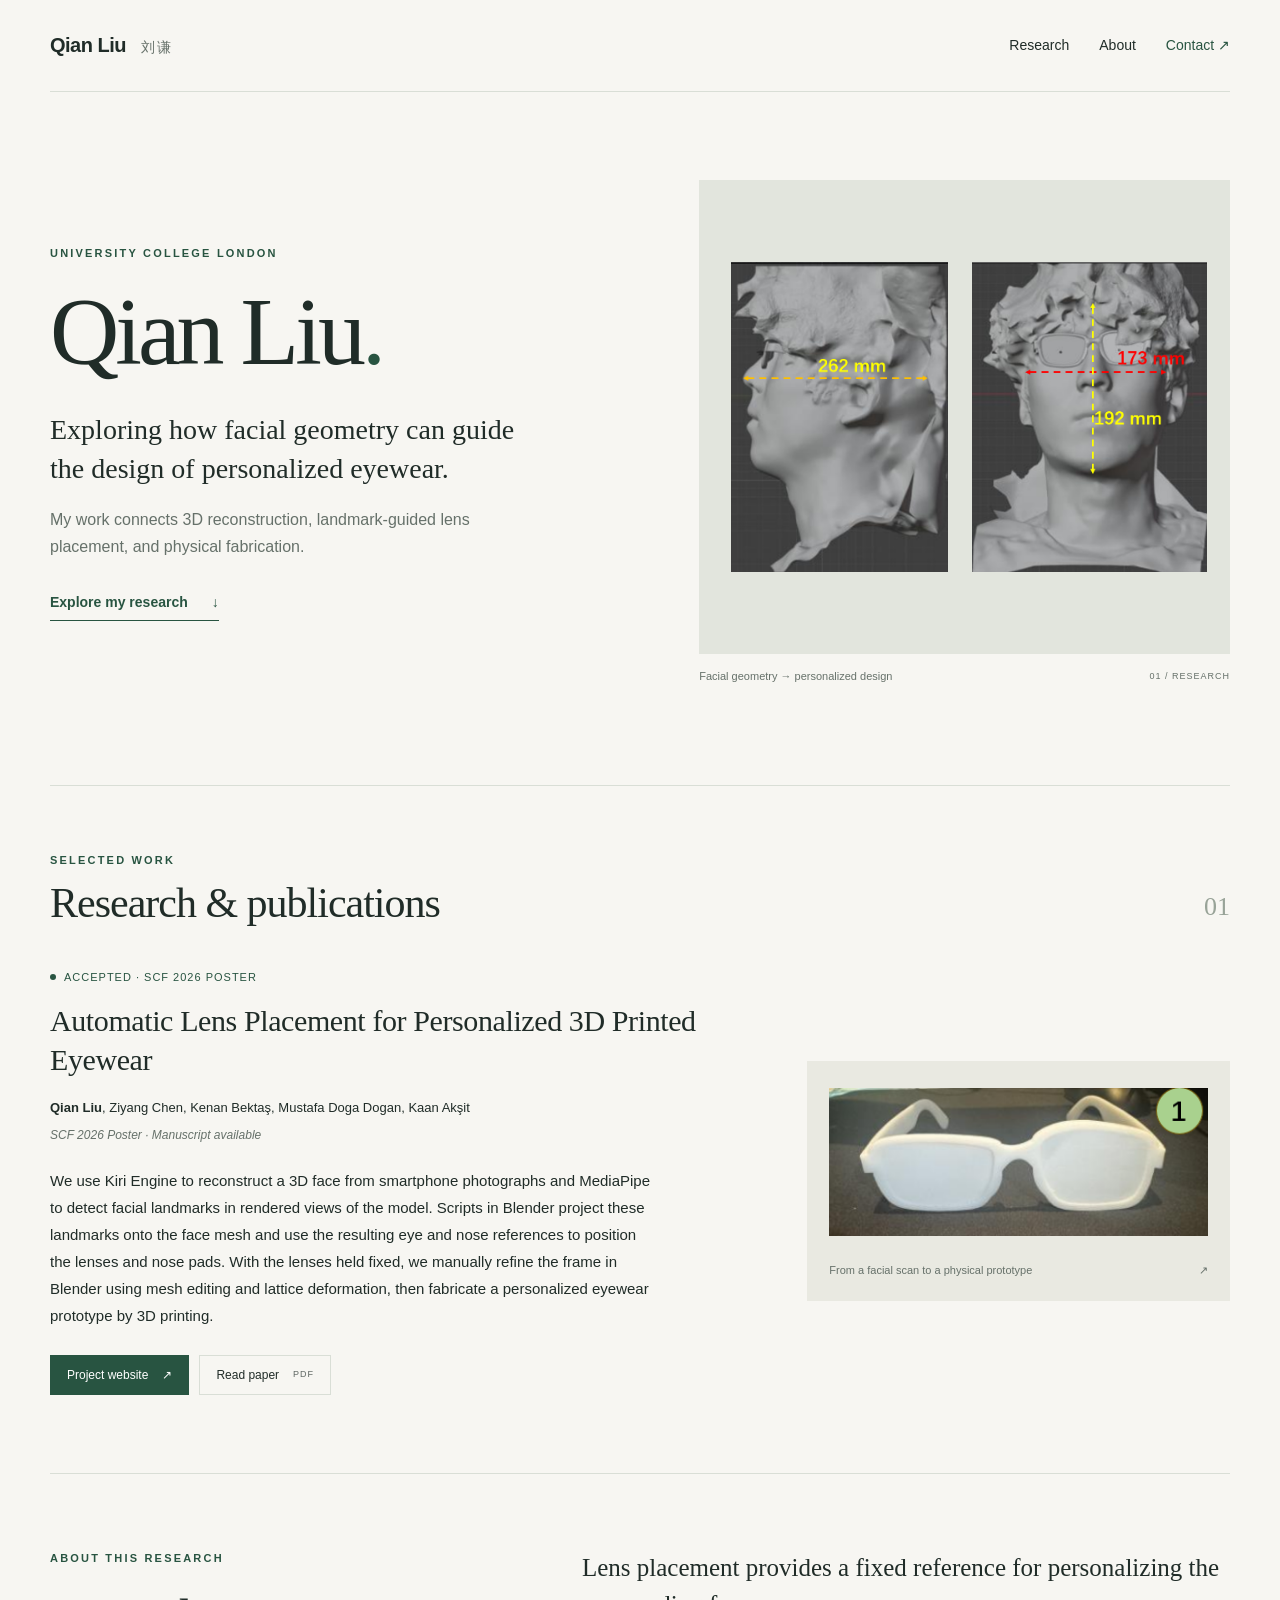
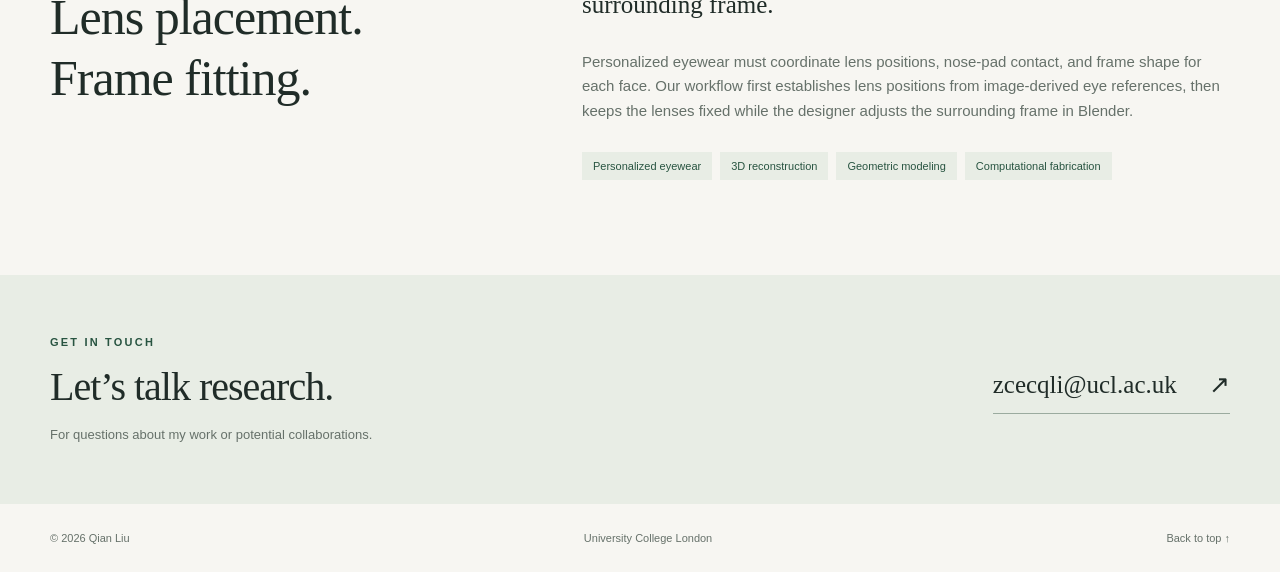
<file: index.html>
<!doctype html>
<html lang="en">
<head>
  <meta charset="utf-8"><meta name="viewport" content="width=device-width, initial-scale=1">
  <title>Qian Liu — Research</title>
  <meta name="description" content="Qian Liu's academic homepage. Research in personalized eyewear, facial geometry, and computational fabrication.">
  <meta name="theme-color" content="#f7f6f2">
  <meta property="og:title" content="Qian Liu — Research"><meta property="og:description" content="Personalized eyewear, facial geometry, and computational fabrication."><meta property="og:type" content="website">
  <link rel="icon" href="assets/favicon.svg" type="image/svg+xml"><link rel="stylesheet" href="style.css">
</head>
<body>
<a class="skip" href="#main">Skip to content</a>
<header class="site-header wrap"><a class="wordmark" href="index.html" aria-label="Qian Liu home">Qian Liu<span class="name-zh" lang="zh">刘谦</span></a><nav aria-label="Main navigation"><a href="#research">Research</a><a href="#about">About</a><a href="#contact">Contact <span aria-hidden="true">↗</span></a></nav></header>
<main id="main">
  <section class="hero wrap" aria-labelledby="intro-title">
    <div class="hero-copy"><p class="eyebrow">University College London</p><h1 id="intro-title">Qian Liu<span class="period">.</span></h1><p class="intro">Exploring how facial geometry can guide the design of personalized eyewear.</p><p class="hero-detail">My work connects 3D reconstruction, landmark-guided lens placement, and physical fabrication.</p><a class="text-link" href="#research">Explore my research <span aria-hidden="true">↓</span></a></div>
    <figure class="hero-figure"><div class="scan-pair"><img src="assets/face-profile.png" alt="Side view of a reconstructed face, annotated with a head-depth measurement of 262 mm." width="519" height="742"><img src="assets/face-front.png" alt="Front view of the same reconstructed face, annotated with width and height measurements of 173 and 192 mm." width="564" height="743"></div><figcaption><span>Facial geometry → personalized design</span><span class="figure-number">01 / RESEARCH</span></figcaption></figure>
  </section>
  <section id="research" class="section wrap" aria-labelledby="research-title">
    <div class="section-heading"><div><p class="eyebrow">Selected work</p><h2 id="research-title">Research & publications</h2></div><span class="section-number" aria-hidden="true">01</span></div>
    <article class="publication"><div class="publication-main"><p class="status"><span class="status-dot" aria-hidden="true"></span>Accepted · SCF 2026 Poster</p><h3><a href="eyewear.html">Automatic Lens Placement for Personalized 3D Printed Eyewear</a></h3><p class="authors"><strong>Qian Liu</strong>, Ziyang Chen, Kenan Bektaş, Mustafa Doga Dogan, Kaan Akşit</p><p class="venue">SCF 2026 Poster · Manuscript available</p><p class="publication-summary">We use Kiri Engine to reconstruct a 3D face from smartphone photographs and MediaPipe to detect facial landmarks in rendered views of the model. Scripts in Blender project these landmarks onto the face mesh and use the resulting eye and nose references to position the lenses and nose pads. With the lenses held fixed, we manually refine the frame in Blender using mesh editing and lattice deformation, then fabricate a personalized eyewear prototype by 3D printing.</p><div class="resource-links"><a class="button primary" href="eyewear.html">Project website <span aria-hidden="true">↗</span></a><a class="button" href="assets/scf26c-sub8458-i7.pdf" target="_blank" rel="noopener">Read paper <span class="file-type">PDF</span></a></div></div><a href="eyewear.html" class="publication-image" aria-label="View the personalized eyewear project"><img src="assets/prototype-1.png" alt="White 3D-printed eyewear prototype fabricated for the first participant." width="392" height="153" loading="lazy"><span>From a facial scan to a physical prototype <span aria-hidden="true">↗</span></span></a></article>
  </section>
  <section id="about" class="section wrap about-section" aria-labelledby="about-title"><div><p class="eyebrow">About this research</p><h2 id="about-title">Lens placement.<br>Frame fitting.</h2></div><div class="about-copy"><p class="large-copy">Lens placement provides a fixed reference for personalizing the surrounding frame.</p><p>Personalized eyewear must coordinate lens positions, nose-pad contact, and frame shape for each face. Our workflow first establishes lens positions from image-derived eye references, then keeps the lenses fixed while the designer adjusts the surrounding frame in Blender.</p><ul class="interests" aria-label="Research topics"><li>Personalized eyewear</li><li>3D reconstruction</li><li>Geometric modeling</li><li>Computational fabrication</li></ul></div></section>
  <section id="contact" class="contact-section"><div class="wrap contact-content"><div><p class="eyebrow">Get in touch</p><h2>Let’s talk research.</h2><p>For questions about my work or potential collaborations.</p></div><a class="contact-email" href="mailto:zcecqli@ucl.ac.uk">zcecqli@ucl.ac.uk <span aria-hidden="true">↗</span></a></div></section>
</main>
<footer class="wrap footer"><span>© 2026 Qian Liu</span><span>University College London</span><a href="#main">Back to top ↑</a></footer>
</body></html>
</file>
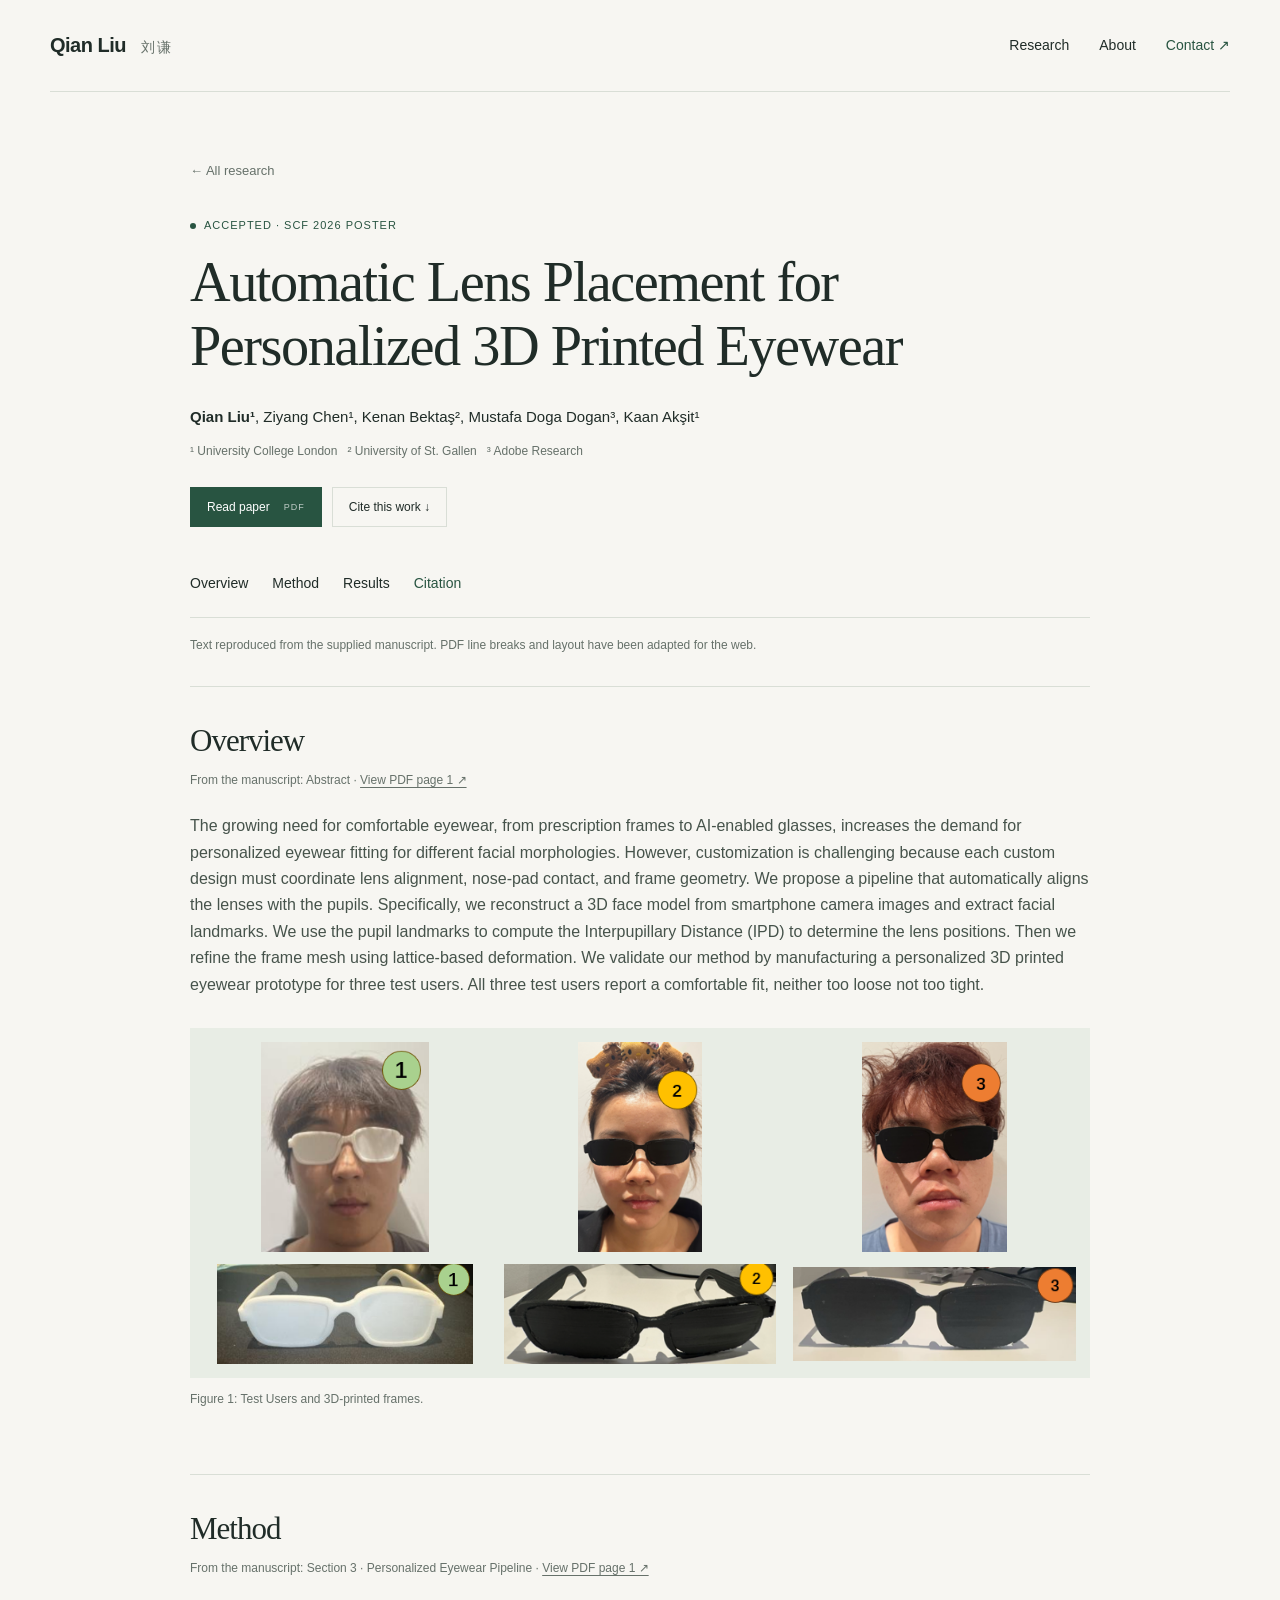
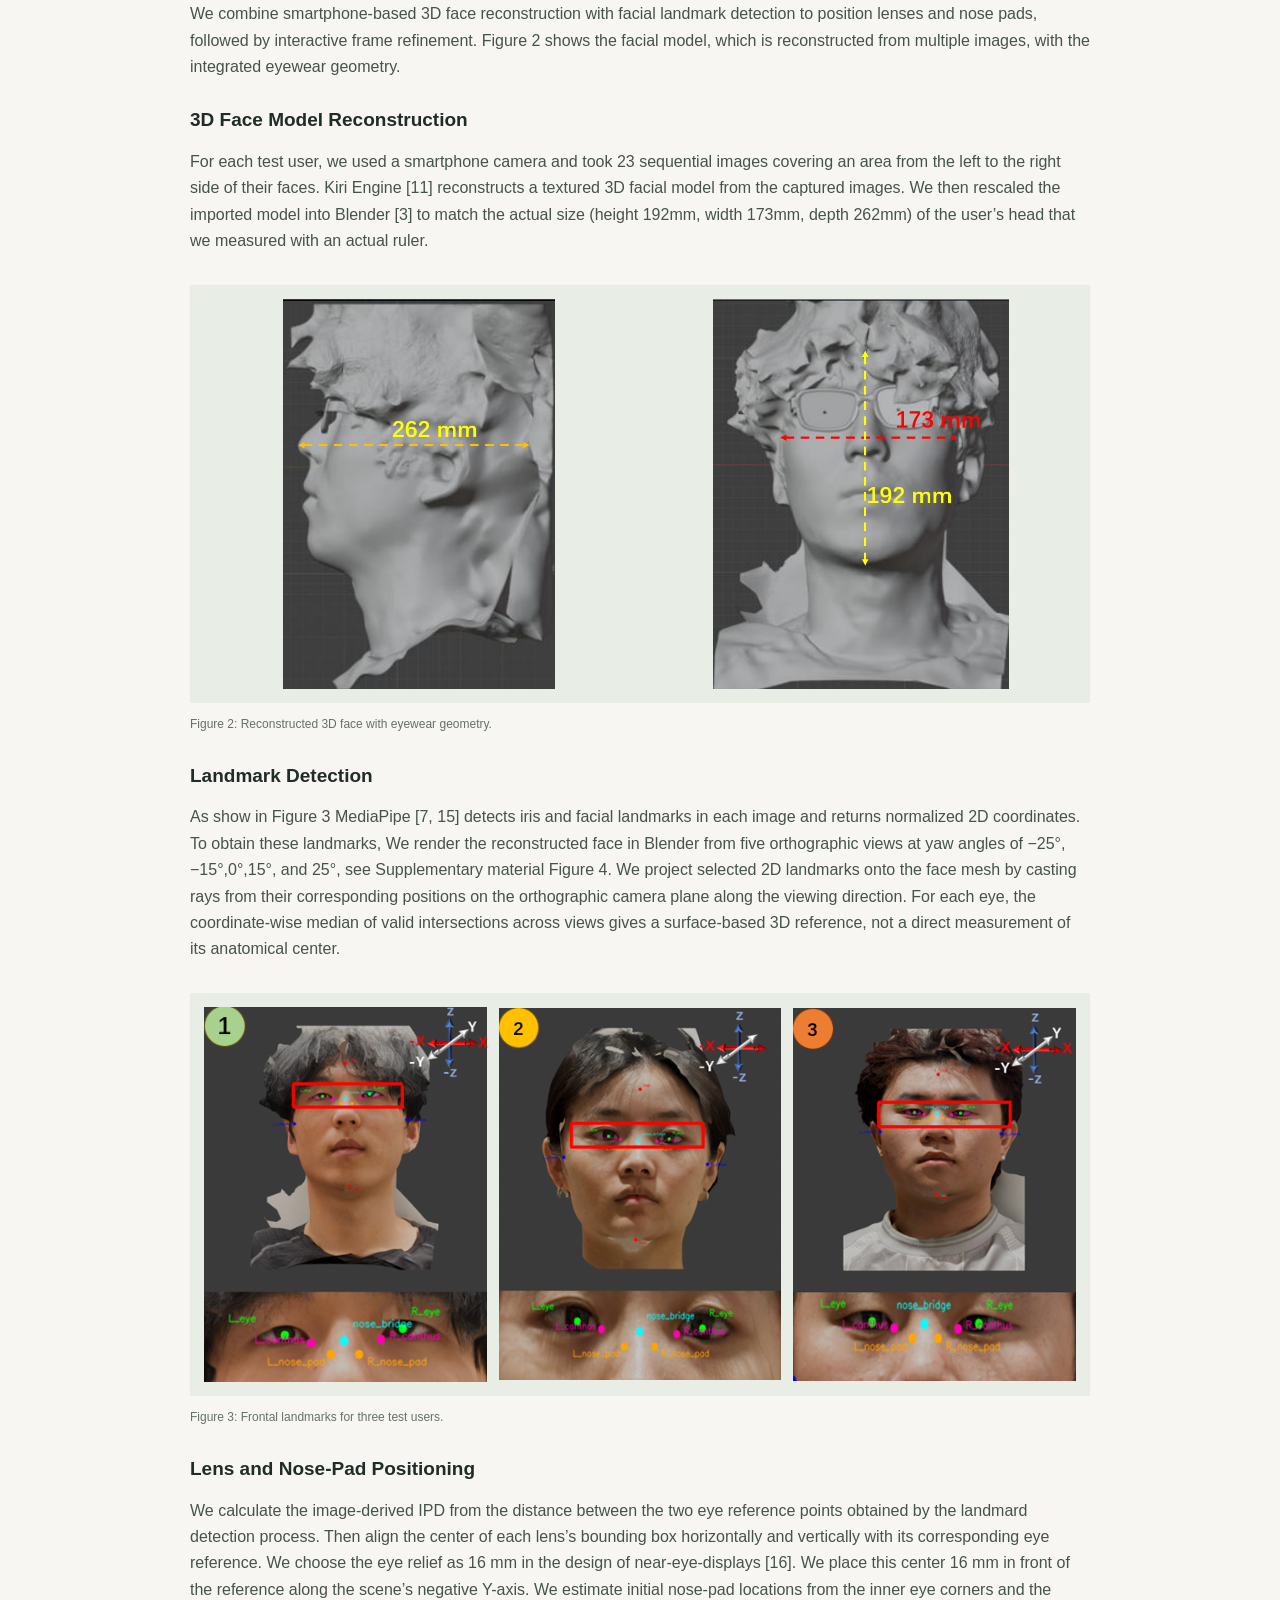
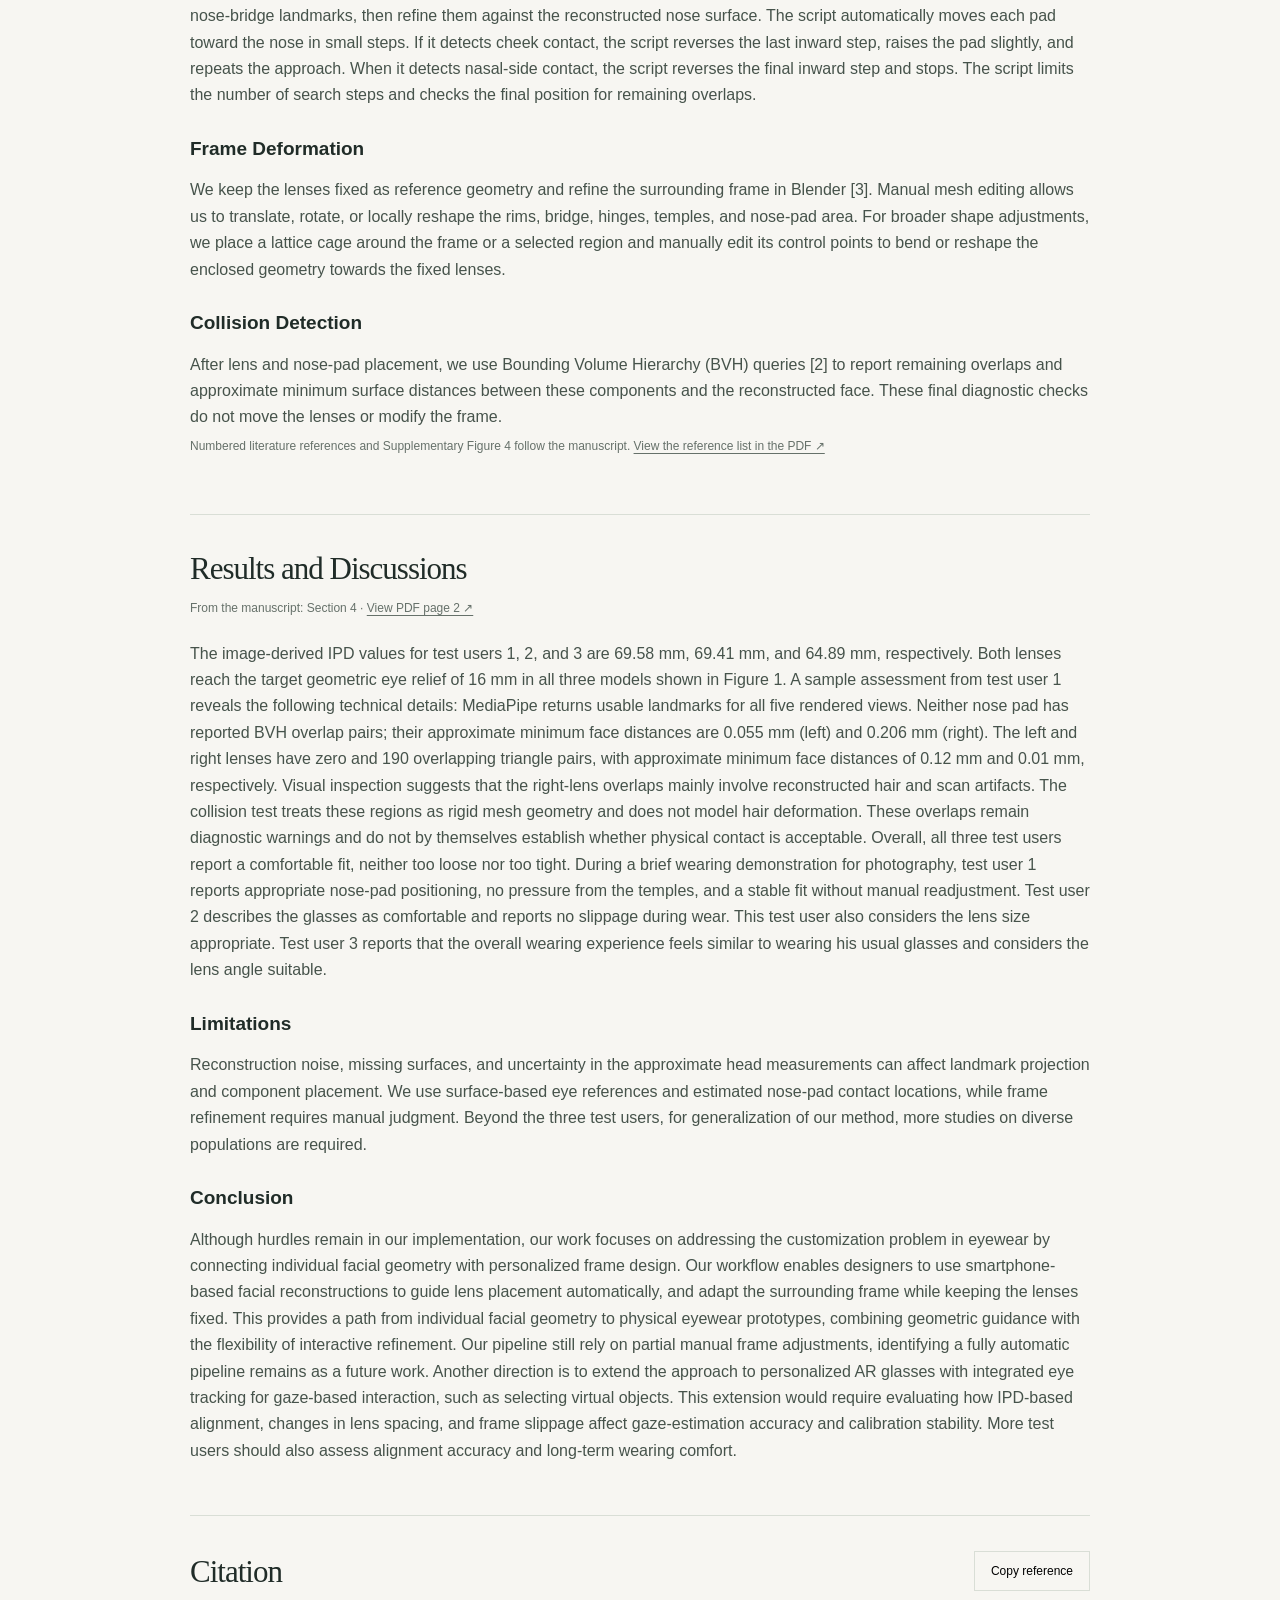
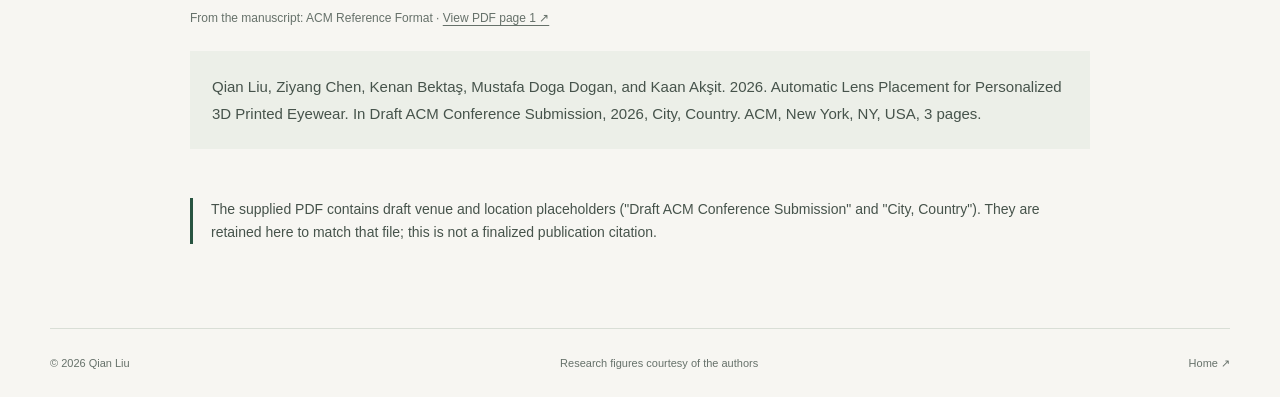
<file: eyewear.html>
<!doctype html><html lang="en"><head><meta charset="utf-8"><meta name="viewport" content="width=device-width,initial-scale=1"><title>Automatic Lens Placement for Personalized 3D Printed Eyewear | Project</title><meta name="description" content="Automatic lens placement using smartphone facial reconstruction, with manual frame refinement and three printed eyewear prototypes. SCF 2026 Poster."><link rel="icon" href="assets/favicon.svg" type="image/svg+xml"><link rel="stylesheet" href="style.css"><script src="site.js" defer></script></head><body>
<a class="skip" href="#main">Skip to content</a><header class="site-header wrap"><a class="wordmark" href="index.html">Qian Liu<span class="name-zh" lang="zh">刘谦</span></a><nav aria-label="Main navigation"><a href="index.html#research">Research</a><a href="index.html#about">About</a><a href="index.html#contact">Contact ↗</a></nav></header>
<main id="main"><div class="project-top wrap"><a class="back-link" href="index.html#research">← All research</a><p class="status"><span class="status-dot" aria-hidden="true"></span>Accepted · SCF 2026 Poster</p><h1 class="project-title">Automatic Lens Placement for Personalized 3D Printed Eyewear</h1><p class="authors"><strong>Qian Liu¹</strong>, Ziyang Chen¹, Kenan Bektaş², Mustafa Doga Dogan³, Kaan Akşit¹</p><p class="affiliations">¹ University College London &nbsp; ² University of St. Gallen &nbsp; ³ Adobe Research</p><div class="resource-links"><a class="button primary" href="assets/scf26c-sub8458-i7.pdf" target="_blank" rel="noopener">Read paper <span class="file-type">PDF</span></a><a class="button" href="#citation">Cite this work ↓</a></div></div>
<nav class="project-nav wrap" aria-label="Project sections"><a href="#overview">Overview</a><a href="#method">Method</a><a href="#results">Results</a><a href="#citation">Citation</a></nav>
<div class="project-content wrap">
<p class="version-note">Text reproduced from the supplied manuscript. PDF line breaks and layout have been adapted for the web.</p>
<section aria-labelledby="overview"><h2 id="overview">Overview</h2><p class="source-label">From the manuscript: Abstract · <a href="assets/scf26c-sub8458-i7.pdf#page=1" target="_blank" rel="noopener">View PDF page 1 ↗</a></p><p data-manuscript="abstract">The growing need for comfortable eyewear, from prescription frames to AI-enabled glasses, increases the demand for personalized eyewear fitting for different facial morphologies. However, customization is challenging because each custom design must coordinate lens alignment, nose-pad contact, and frame geometry. We propose a pipeline that automatically aligns the lenses with the pupils. Specifically, we reconstruct a 3D face model from smartphone camera images and extract facial landmarks. We use the pupil landmarks to compute the Interpupillary Distance (IPD) to determine the lens positions. Then we refine the frame mesh using lattice-based deformation. We validate our method by manufacturing a personalized 3D printed eyewear prototype for three test users. All three test users report a comfortable fit, neither too loose not too tight.</p><figure id="figure-1" class="research-figure"><div class="paper-figure-grid" style="--columns:3"><img src="assets/wearer-1.png" alt="Test user 1 wearing their personalized eyewear."><img src="assets/wearer-2.png" alt="Test user 2 wearing their personalized eyewear."><img src="assets/wearer-3.png" alt="Test user 3 wearing their personalized eyewear."><img src="assets/prototype-1.png" alt="Printed frame for test user 1."><img src="assets/prototype-2.png" alt="Printed frame for test user 2."><img src="assets/prototype-3.png" alt="Printed frame for test user 3."></div><figcaption>Figure 1: Test Users and 3D-printed frames.</figcaption></figure></section>
<section aria-labelledby="method"><h2 id="method">Method</h2><p class="source-label">From the manuscript: Section 3 · Personalized Eyewear Pipeline · <a href="assets/scf26c-sub8458-i7.pdf#page=1" target="_blank" rel="noopener">View PDF page 1 ↗</a></p><p data-manuscript="method-intro">We combine smartphone-based 3D face reconstruction with facial landmark detection to position lenses and nose pads, followed by interactive frame refinement. Figure 2 shows the facial model, which is reconstructed from multiple images, with the integrated eyewear geometry.</p><h3 class="paper-subheading">3D Face Model Reconstruction</h3><p data-manuscript="reconstruction">For each test user, we used a smartphone camera and took 23 sequential images covering an area from the left to the right side of their faces. Kiri Engine [11] reconstructs a textured 3D facial model from the captured images. We then rescaled the imported model into Blender [3] to match the actual size (height 192mm, width 173mm, depth 262mm) of the user’s head that we measured with an actual ruler.</p><figure id="figure-2" class="research-figure"><div class="paper-figure-grid" style="--columns:2"><img src="assets/face-profile.png" alt="Left profile of the reconstructed face with eyewear geometry."><img src="assets/face-front.png" alt="Front profile of the reconstructed face with eyewear geometry."></div><figcaption>Figure 2: Reconstructed 3D face with eyewear geometry.</figcaption></figure><h3 class="paper-subheading">Landmark Detection</h3><p data-manuscript="landmarks">As show in Figure 3 MediaPipe [7, 15] detects iris and facial landmarks in each image and returns normalized 2D coordinates. To obtain these landmarks, We render the reconstructed face in Blender from five orthographic views at yaw angles of −25°,−15°,0°,15°, and 25°, see Supplementary material Figure 4. We project selected 2D landmarks onto the face mesh by casting rays from their corresponding positions on the orthographic camera plane along the viewing direction. For each eye, the coordinate-wise median of valid intersections across views gives a surface-based 3D reference, not a direct measurement of its anatomical center.</p><figure id="figure-3" class="research-figure"><div class="paper-figure-grid" style="--columns:3"><img src="assets/landmarks-1.png" alt="Frontal facial landmarks and close-up for test user 1."><img src="assets/landmarks-2.png" alt="Frontal facial landmarks and close-up for test user 2."><img src="assets/landmarks-3.png" alt="Frontal facial landmarks and close-up for test user 3."></div><figcaption>Figure 3: Frontal landmarks for three test users.</figcaption></figure><h3 class="paper-subheading">Lens and Nose-Pad Positioning</h3><p data-manuscript="positioning">We calculate the image-derived IPD from the distance between the two eye reference points obtained by the landmard detection process. Then align the center of each lens’s bounding box horizontally and vertically with its corresponding eye reference. We choose the eye relief as 16 mm in the design of near-eye-displays [16]. We place this center 16 mm in front of the reference along the scene’s negative Y-axis. We estimate initial nose-pad locations from the inner eye corners and the nose-bridge landmarks, then refine them against the reconstructed nose surface. The script automatically moves each pad toward the nose in small steps. If it detects cheek contact, the script reverses the last inward step, raises the pad slightly, and repeats the approach. When it detects nasal-side contact, the script reverses the final inward step and stops. The script limits the number of search steps and checks the final position for remaining overlaps.</p><h3 class="paper-subheading">Frame Deformation</h3><p data-manuscript="deformation">We keep the lenses fixed as reference geometry and refine the surrounding frame in Blender [3]. Manual mesh editing allows us to translate, rotate, or locally reshape the rims, bridge, hinges, temples, and nose-pad area. For broader shape adjustments, we place a lattice cage around the frame or a selected region and manually edit its control points to bend or reshape the enclosed geometry towards the fixed lenses.</p><h3 class="paper-subheading">Collision Detection</h3><p data-manuscript="collision">After lens and nose-pad placement, we use Bounding Volume Hierarchy (BVH) queries [2] to report remaining overlaps and approximate minimum surface distances between these components and the reconstructed face. These final diagnostic checks do not move the lenses or modify the frame.</p><p class="source-label">Numbered literature references and Supplementary Figure 4 follow the manuscript. <a href="assets/scf26c-sub8458-i7.pdf#page=3" target="_blank" rel="noopener">View the reference list in the PDF ↗</a></p></section>
<section aria-labelledby="results"><h2 id="results">Results and Discussions</h2><p class="source-label">From the manuscript: Section 4 · <a href="assets/scf26c-sub8458-i7.pdf#page=2" target="_blank" rel="noopener">View PDF page 2 ↗</a></p><p data-manuscript="results">The image-derived IPD values for test users 1, 2, and 3 are 69.58 mm, 69.41 mm, and 64.89 mm, respectively. Both lenses reach the target geometric eye relief of 16 mm in all three models shown in Figure 1. A sample assessment from test user 1 reveals the following technical details: MediaPipe returns usable landmarks for all five rendered views. Neither nose pad has reported BVH overlap pairs; their approximate minimum face distances are 0.055 mm (left) and 0.206 mm (right). The left and right lenses have zero and 190 overlapping triangle pairs, with approximate minimum face distances of 0.12 mm and 0.01 mm, respectively. Visual inspection suggests that the right-lens overlaps mainly involve reconstructed hair and scan artifacts. The collision test treats these regions as rigid mesh geometry and does not model hair deformation. These overlaps remain diagnostic warnings and do not by themselves establish whether physical contact is acceptable. Overall, all three test users report a comfortable fit, neither too loose nor too tight. During a brief wearing demonstration for photography, test user 1 reports appropriate nose-pad positioning, no pressure from the temples, and a stable fit without manual readjustment. Test user 2 describes the glasses as comfortable and reports no slippage during wear. This test user also considers the lens size appropriate. Test user 3 reports that the overall wearing experience feels similar to wearing his usual glasses and considers the lens angle suitable.</p><h3 class="paper-subheading">Limitations</h3><p data-manuscript="limitations">Reconstruction noise, missing surfaces, and uncertainty in the approximate head measurements can affect landmark projection and component placement. We use surface-based eye references and estimated nose-pad contact locations, while frame refinement requires manual judgment. Beyond the three test users, for generalization of our method, more studies on diverse populations are required.</p><h3 class="paper-subheading">Conclusion</h3><p data-manuscript="conclusion">Although hurdles remain in our implementation, our work focuses on addressing the customization problem in eyewear by connecting individual facial geometry with personalized frame design. Our workflow enables designers to use smartphone-based facial reconstructions to guide lens placement automatically, and adapt the surrounding frame while keeping the lenses fixed. This provides a path from individual facial geometry to physical eyewear prototypes, combining geometric guidance with the flexibility of interactive refinement. Our pipeline still rely on partial manual frame adjustments, identifying a fully automatic pipeline remains as a future work. Another direction is to extend the approach to personalized AR glasses with integrated eye tracking for gaze-based interaction, such as selecting virtual objects. This extension would require evaluating how IPD-based alignment, changes in lens spacing, and frame slippage affect gaze-estimation accuracy and calibration stability. More test users should also assess alignment accuracy and long-term wearing comfort.</p></section>
<section id="citation" aria-labelledby="citation-title"><div class="citation-header"><h2 id="citation-title">Citation</h2><button type="button" class="button" id="copy-citation">Copy reference</button></div><p class="source-label">From the manuscript: ACM Reference Format · <a href="assets/scf26c-sub8458-i7.pdf#page=1" target="_blank" rel="noopener">View PDF page 1 ↗</a></p><p class="citation manuscript-reference" id="reference-text" data-manuscript="citation">Qian Liu, Ziyang Chen, Kenan Bektaş, Mustafa Doga Dogan, and Kaan Akşit. 2026. Automatic Lens Placement for Personalized 3D Printed Eyewear. In Draft ACM Conference Submission, 2026, City, Country. ACM, New York, NY, USA, 3 pages.</p><p class="copy-status" id="copy-status" role="status" aria-live="polite"></p><p class="note">The supplied PDF contains draft venue and location placeholders ("Draft ACM Conference Submission" and "City, Country"). They are retained here to match that file; this is not a finalized publication citation.</p></section>
</div></main><footer class="wrap footer project-footer"><span>© 2026 Qian Liu</span><span>Research figures courtesy of the authors</span><a href="index.html">Home ↗</a></footer></body></html>
</file>
<file: style.css>
:root{--paper:#f7f6f2;--white:#fff;--ink:#202c28;--muted:#66716a;--green:#285441;--line:#d9ded6;--tint:#e8ede5;--serif:Georgia,'Times New Roman',serif;--sans:Arial,Helvetica,sans-serif}*{box-sizing:border-box}html{scroll-behavior:smooth;scroll-padding-top:28px}body{margin:0;background:var(--paper);color:var(--ink);font-family:var(--sans);font-size:16px;line-height:1.65}a{color:inherit;text-decoration:none}a:hover{text-decoration:underline;text-underline-offset:5px}a:focus-visible,button:focus-visible{outline:3px solid #ad6b23;outline-offset:5px}img{display:block;max-width:100%;height:auto}.wrap{max-width:1180px;width:calc(100% - 96px);margin-inline:auto}.skip{position:fixed;left:16px;top:-100px;background:var(--ink);color:white;padding:12px;z-index:5}.skip:focus{top:12px}.site-header{display:flex;align-items:center;justify-content:space-between;padding:29px 0;border-bottom:1px solid var(--line);gap:24px}.wordmark{font-weight:700;font-size:20px;letter-spacing:-.5px}.name-zh{font-weight:400;font-size:14px;letter-spacing:2px;margin-left:15px;color:var(--muted)}nav{display:flex;gap:30px;font-size:14px}nav a:last-child{color:var(--green)}.eyebrow{text-transform:uppercase;letter-spacing:2.2px;font-size:11px;font-weight:700;color:var(--green);margin:0 0 20px}.hero{display:grid;grid-template-columns:1.08fr 1fr;align-items:center;gap:76px;padding-block:88px 100px}.hero h1{font-family:var(--serif);font-size:clamp(70px,7.5vw,106px);font-weight:400;line-height:1.05;letter-spacing:-4px;margin:0 0 27px}.period{color:var(--green)}.intro{font-family:var(--serif);font-size:28px;line-height:1.4;margin:0 0 19px;max-width:470px}.hero-detail{max-width:435px;color:var(--muted);font-size:16px;margin:0 0 29px}.text-link{display:inline-flex;align-items:center;gap:24px;color:var(--green);font-size:14px;font-weight:700;border-bottom:1px solid var(--green);padding-bottom:6px}.hero-figure{margin:0}.scan-pair{display:flex;align-items:center;justify-content:center;background:#e2e5dd;padding:24px 20px;gap:10px;aspect-ratio:1.12}.scan-pair img{width:calc(50% - 5px);height:310px;object-fit:contain}.hero-figure figcaption{display:flex;justify-content:space-between;gap:15px;color:var(--muted);font-size:11px;padding-top:13px}.figure-number{font-size:9px;letter-spacing:1px;white-space:nowrap;padding-top:2px}.section{padding-block:65px 78px;border-top:1px solid var(--line)}.section-heading{display:flex;justify-content:space-between;align-items:end;margin-bottom:39px}.section-heading .eyebrow{margin-bottom:9px}h2{font-family:var(--serif);font-size:42px;font-weight:400;letter-spacing:-1px;line-height:1.2;margin:0}.section-number{font-family:var(--serif);font-size:26px;color:#98a398}.publication{display:grid;grid-template-columns:1.65fr 1fr;gap:60px;align-items:center}.status{font-size:11px;letter-spacing:1px;text-transform:uppercase;color:var(--green);display:flex;align-items:center;gap:8px;margin:0 0 15px}.status-dot{width:6px;height:6px;border-radius:50%;background:var(--green)}h3{font-family:var(--serif);font-size:30px;font-weight:400;line-height:1.3;margin:0 0 18px;letter-spacing:-.4px}.authors{font-size:13px;margin:0 0 7px;line-height:1.7}.venue{font-size:12px;color:var(--muted);font-style:italic;margin:0 0 21px}.publication-summary{font-size:15px;line-height:1.8;max-width:610px;margin:0 0 26px}.resource-links{display:flex;flex-wrap:wrap;gap:10px}.button{font-size:12px;display:inline-flex;align-items:center;justify-content:center;gap:14px;padding:10px 16px;border:1px solid var(--line);background:transparent;font-family:inherit;line-height:1.5;cursor:pointer}.button:hover{background:var(--tint);text-decoration:none}.button.primary{background:var(--green);color:white;border-color:var(--green)}.button.primary:hover{background:#1d3e30}.file-type{font-size:9px;letter-spacing:1px;opacity:.7}.publication-image{background:#e9e9e1;padding:22px;display:block}.publication-image img{width:100%;aspect-ratio:2.4;object-fit:contain}.publication-image>span{display:flex;justify-content:space-between;gap:15px;font-size:11px;color:var(--muted);margin-top:20px}.about-section{display:grid;grid-template-columns:1fr 1.45fr;gap:85px;padding-block:75px 95px}.about-section h2{font-size:50px;line-height:1.23}.about-copy p{color:var(--muted);margin-top:0;font-size:15px}.about-copy .large-copy{font-family:var(--serif);font-size:25px;line-height:1.5;color:var(--ink);margin-bottom:26px}.interests{display:flex;gap:8px;flex-wrap:wrap;padding:0;margin:28px 0 0;list-style:none}.interests li{font-size:11px;background:var(--tint);padding:5px 11px;color:var(--green)}.contact-section{background:var(--tint);padding-block:58px}.contact-content{display:flex;justify-content:space-between;align-items:center;gap:35px}.contact-content .eyebrow{margin-bottom:12px}.contact-content h2{font-size:40px}.contact-content p:last-child{color:var(--muted);font-size:13px;margin-bottom:0}.contact-email{font-family:var(--serif);font-size:25px;border-bottom:1px solid #9bab9f;padding-bottom:8px;white-space:nowrap}.contact-email span{margin-left:26px}.footer{display:flex;justify-content:space-between;gap:20px;padding-block:25px;font-size:11px;color:var(--muted)}.project-top{max-width:900px;padding-block:65px 45px}.project-top .back-link{font-size:13px;color:var(--muted);display:inline-block;margin-bottom:35px}.project-title{font-family:var(--serif);font-size:clamp(36px,4.4vw,58px);line-height:1.15;font-weight:400;letter-spacing:-1.5px;margin:0 0 25px}.project-top .authors{font-size:15px}.affiliations{font-size:12px;color:var(--muted);margin:12px 0 26px}.project-content{max-width:900px}.project-content section{padding-block:35px;border-top:1px solid var(--line)}.project-content h2{font-size:31px;margin-bottom:22px}.project-content p{font-size:16px;color:#46534b}.project-content .lead{font-family:var(--serif);font-size:23px;color:var(--ink);line-height:1.6}.prototype-gallery{display:grid;grid-template-columns:repeat(3,1fr);gap:18px;margin:30px 0}.prototype-gallery figure{margin:0;background:var(--tint);padding:13px}.prototype-gallery img{height:115px;width:100%;object-fit:contain}.prototype-gallery figcaption{font-size:11px;color:var(--muted);text-align:center;margin-top:10px}.steps{list-style:none;padding:0;counter-reset:steps}.steps li{padding:20px 0 20px 55px;position:relative;border-bottom:1px solid var(--line)}.steps li:last-child{border:0}.steps li:before{counter-increment:steps;content:'0' counter(steps);position:absolute;left:0;top:20px;font-family:var(--serif);font-size:24px;color:var(--green)}.steps strong{font-size:16px}.steps p{margin:5px 0 0;font-size:15px}.table-scroll{overflow-x:auto}table{width:100%;border-collapse:collapse;font-size:14px;margin:10px 0 20px}th,td{text-align:left;padding:13px 15px;border-bottom:1px solid var(--line)}th{background:var(--tint);font-weight:500}caption{text-align:left;color:var(--muted);font-size:12px;margin-bottom:10px}.note{border-left:3px solid var(--green);padding-left:18px;font-size:14px!important}.citation-header{display:flex;justify-content:space-between;align-items:center;gap:20px}.citation-header h2{margin:0}.citation{font-size:12px;background:#ecefe8;padding:22px;overflow:auto;line-height:1.7;white-space:pre-wrap;overflow-wrap:anywhere;margin-top:22px}.copy-status{font-size:12px;color:var(--green);min-height:20px;margin:5px 0!important}.project-footer{margin-top:35px;border-top:1px solid var(--line)}
@media(min-width:1440px){.hero{padding-block:110px 115px}}
@media(max-width:900px){.wrap{width:calc(100% - 56px)}.hero{gap:35px;padding-block:65px}.hero h1{font-size:77px}.intro{font-size:24px}.scan-pair img{height:260px}.hero-figure figcaption{display:block}.figure-number{display:none}.publication{gap:30px;grid-template-columns:1.5fr 1fr}.about-section{gap:45px}.contact-email{font-size:21px}}
@media(max-width:640px){.wrap{width:calc(100% - 40px)}.site-header{padding-block:22px;gap:12px}.name-zh{display:none}nav{gap:18px;font-size:12px}.wordmark{font-size:19px}.hero{grid-template-columns:1fr;gap:36px;padding-block:50px}.hero h1{font-size:78px;margin-bottom:20px}.intro{font-size:26px}.hero-detail{max-width:none}.scan-pair{aspect-ratio:auto;padding:18px}.scan-pair img{height:260px}.hero-figure figcaption{display:flex}.section{padding-block:40px 48px}.section-heading{margin-bottom:27px}h2{font-size:32px}.publication{grid-template-columns:1fr;gap:30px}h3{font-size:28px}.publication-image{max-width:410px}.about-section{grid-template-columns:1fr;gap:30px}.about-section h2{font-size:38px}.about-section h2 br{display:initial}.about-copy .large-copy{font-size:24px}.contact-content{display:block}.contact-content h2{font-size:34px}.contact-email{display:inline-flex;margin-top:26px;font-size:24px}.footer{flex-wrap:wrap;gap:8px 20px}.footer>span:nth-child(2){display:none}.footer>a{margin-left:auto}.project-top{padding-top:35px}.project-title{font-size:38px;letter-spacing:-1px}.prototype-gallery{gap:8px}.prototype-gallery figure{padding:6px}.prototype-gallery img{height:75px}.prototype-gallery figcaption{font-size:10px}.project-content .lead{font-size:21px}.project-content section{padding-block:28px}th,td{padding:11px 10px;font-size:12px}.citation{font-size:11px;padding:14px}.figure-number{display:none}}
@media(prefers-reduced-motion:reduce){html{scroll-behavior:auto}}

.project-nav{max-width:900px;justify-content:flex-start;flex-wrap:wrap;padding:0 0 22px;gap:24px;border-bottom:1px solid var(--line)}.version-note{font-size:12px!important;color:var(--muted)!important;margin:18px 0 30px}.research-figure{margin:30px 0}.landmark-grid{display:grid;grid-template-columns:repeat(3,minmax(0,1fr));gap:14px;background:var(--tint);padding:14px}.landmark-grid img{width:100%;height:auto}.research-figure figcaption{font-size:12px;color:var(--muted);padding-top:12px;line-height:1.6}.diagnostics{margin:24px 0;padding:17px 20px;background:var(--tint)}.diagnostics summary{cursor:pointer;font-weight:700;font-size:14px}.diagnostics p{font-size:14px}.diagnostics summary:focus-visible{outline:3px solid #ad6b23;outline-offset:5px}
@media(max-width:640px){.section-number{display:none}.project-nav{gap:20px}.landmark-grid{gap:5px;padding:5px}.diagnostics{padding:13px 10px}.diagnostics th,.diagnostics td{font-size:11px;padding:8px}.research-figure figcaption{font-size:11px}}

.source-label{font-size:12px!important;color:var(--muted)!important;margin-top:-10px;margin-bottom:22px}.source-label a{text-decoration:underline;text-underline-offset:3px}.paper-subheading{font-family:var(--sans);font-size:19px;font-weight:700;letter-spacing:0;margin:28px 0 12px}.paper-figure-grid{display:grid;grid-template-columns:repeat(var(--columns),minmax(0,1fr));gap:12px;background:var(--tint);padding:14px;align-items:center}.paper-figure-grid img{width:100%;max-height:390px;object-fit:contain}#figure-1 .paper-figure-grid img{height:210px}#figure-1 .paper-figure-grid img:nth-child(n+4){height:100px}.manuscript-reference{font-size:15px!important;white-space:normal;line-height:1.8}.project-content [data-manuscript]{text-wrap:pretty}@media(max-width:640px){.paper-figure-grid{gap:6px;padding:8px}.paper-figure-grid img{max-height:240px}#figure-1 .paper-figure-grid img{height:130px}#figure-1 .paper-figure-grid img:nth-child(n+4){height:65px}.citation-header{align-items:flex-start}.citation-header .button{white-space:nowrap}.manuscript-reference{font-size:14px!important}}
#citation .source-label{margin-top:18px;margin-bottom:18px;}
</file>
